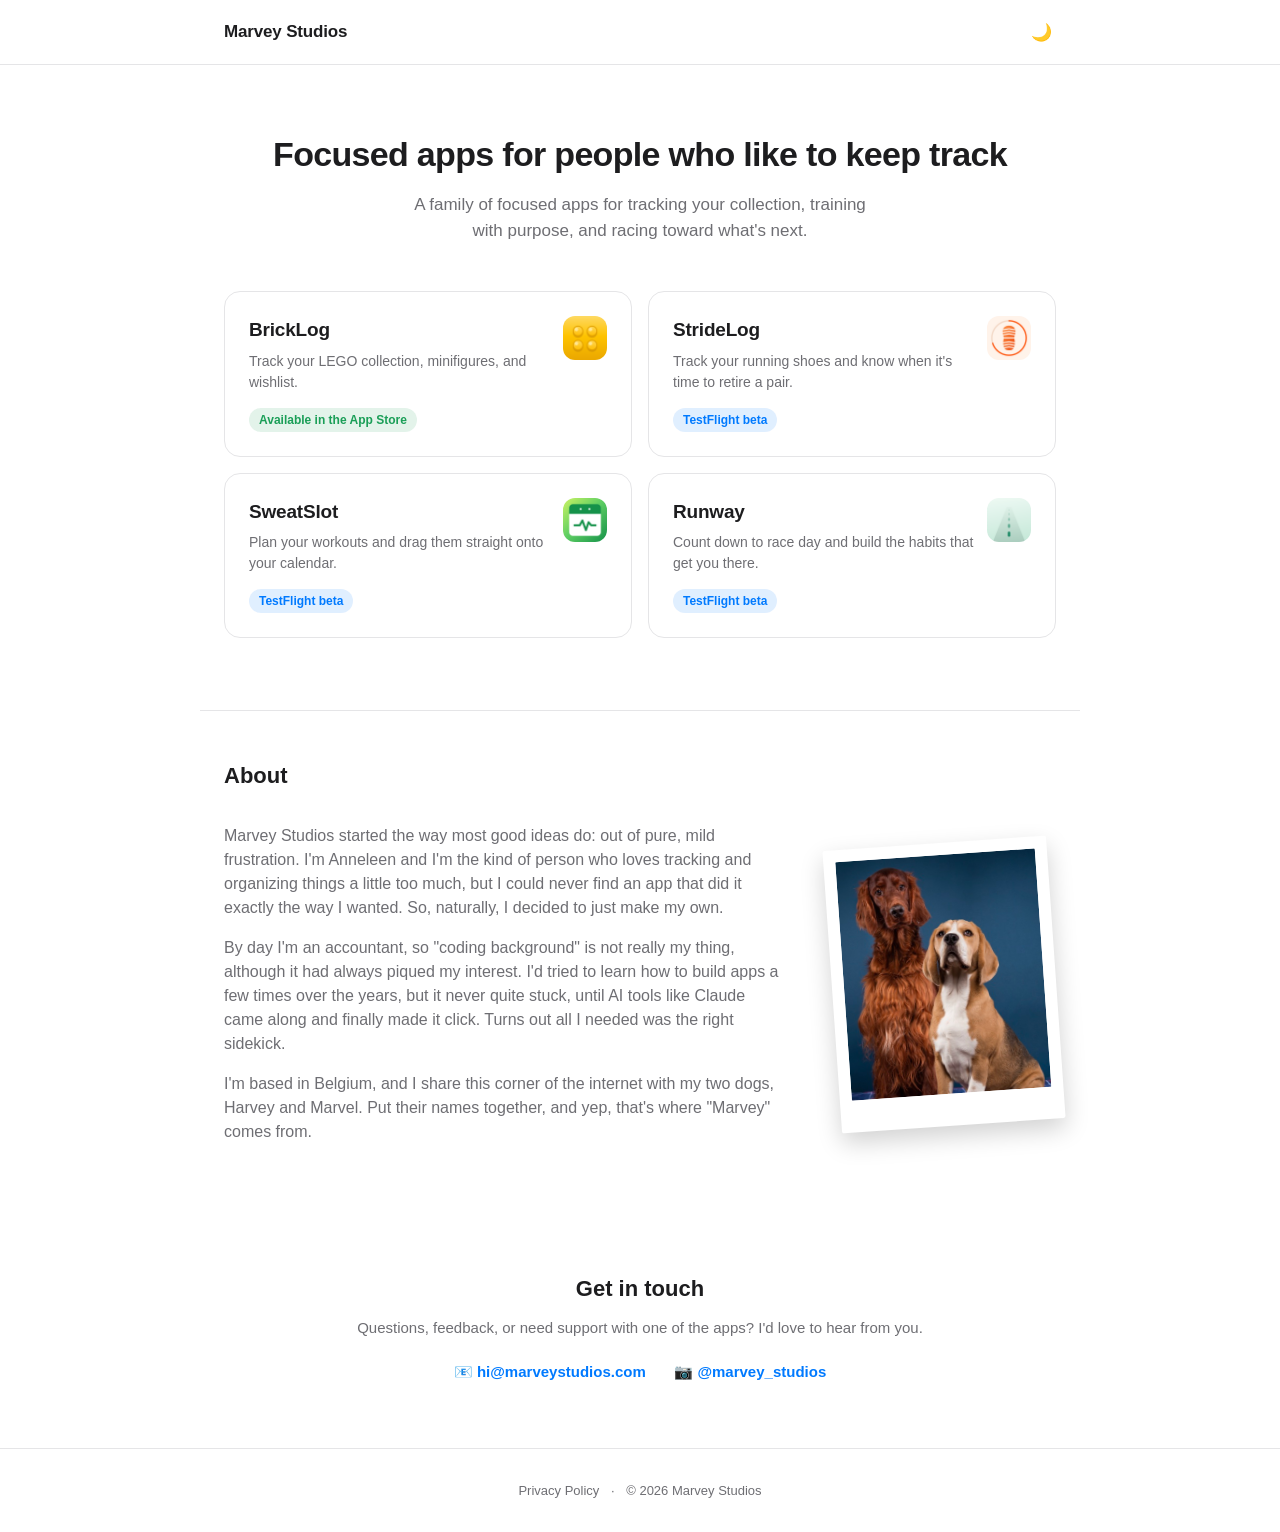
<file: index.html>
<!DOCTYPE html>
<html lang="en">
<head>
  <meta charset="UTF-8">
  <meta name="viewport" content="width=device-width, initial-scale=1.0">
  <title>Marvey Studios</title>
  <meta name="description" content="Marvey Studios builds focused iOS apps — BrickLog, StrideLog, SweatSlot, and Runway — for tracking, training, and race-day prep.">
  <link rel="icon" type="image/png" sizes="32x32" href="favicon-32.png">
  <link rel="icon" type="image/png" sizes="16x16" href="favicon-16.png">
  <link rel="apple-touch-icon" href="apple-touch-icon.png">
  <link rel="stylesheet" href="style.css">
</head>
<body>

  <header class="site">
    <div class="wrap">
      <div class="logo">Marvey Studios</div>
      <nav class="site-nav">
        <button class="theme-toggle" id="themeToggle" aria-label="Toggle dark mode">🌙</button>
      </nav>
    </div>
  </header>

  <main>
    <section class="hero">
      <div class="wrap">
        <h1>Focused apps for people who like to keep track</h1>
        <p>A family of focused apps for tracking your collection, training with purpose, and racing toward what's next.</p>
      </div>
    </section>

    <section class="wrap">
      <div class="app-grid">

        <a class="app-card" href="https://bricklog.app">
          <span class="icon"><img src="bricklog-icon.png" alt="" width="44" height="44"></span>
          <h2>BrickLog</h2>
          <p>Track your LEGO collection, minifigures, and wishlist.</p>
          <span class="status shipped">Available in the App Store</span>
        </a>

        <a class="app-card" href="stridelog/">
          <span class="icon">
            <img class="icon-light" src="stridelog/icon.png" alt="" width="44" height="44">
            <img class="icon-dark" src="stridelog/icon-dark.png" alt="" width="44" height="44">
          </span>
          <h2>StrideLog</h2>
          <p>Track your running shoes and know when it's time to retire a pair.</p>
          <span class="status beta">TestFlight beta</span>
        </a>

        <a class="app-card" href="sweatslot/">
          <span class="icon">
            <img class="icon-light" src="sweatslot/icon.png" alt="" width="44" height="44">
            <img class="icon-dark" src="sweatslot/icon-dark.png" alt="" width="44" height="44">
          </span>
          <h2>SweatSlot</h2>
          <p>Plan your workouts and drag them straight onto your calendar.</p>
          <span class="status beta">TestFlight beta</span>
        </a>

        <a class="app-card" href="runway/">
          <span class="icon">
            <img class="icon-light" src="runway/icon.png" alt="" width="44" height="44">
            <img class="icon-dark" src="runway/icon-dark.png" alt="" width="44" height="44">
          </span>
          <h2>Runway</h2>
          <p>Count down to race day and build the habits that get you there.</p>
          <span class="status beta">TestFlight beta</span>
        </a>

      </div>
    </section>

    <section class="wrap about">
      <h2>About</h2>
      <div class="about-content">
        <div class="about-text">
          <p>Marvey Studios started the way most good ideas do: out of pure, mild frustration. I'm Anneleen and I'm the kind of person who loves tracking and organizing things a little too much, but I could never find an app that did it exactly the way I wanted. So, naturally, I decided to just make my own.</p>
          <p>By day I'm an accountant, so "coding background" is not really my thing, although it had always piqued my interest. I'd tried to learn how to build apps a few times over the years, but it never quite stuck, until AI tools like Claude came along and finally made it click. Turns out all I needed was the right sidekick.</p>
          <p>I'm based in Belgium, and I share this corner of the internet with my two dogs, Harvey and Marvel. Put their names together, and yep, that's where "Marvey" comes from.</p>
        </div>
        <div class="about-photo">
          <img src="about-photo.jpg" alt="Harvey and Marvel, Anneleen's two dogs">
        </div>
      </div>
    </section>

    <section class="wrap contact" id="contact">
      <h2>Get in touch</h2>
      <p>Questions, feedback, or need support with one of the apps? I'd love to hear from you.</p>
      <a class="contact-link" href="mailto:hi@marveystudios.com">📧 hi@marveystudios.com</a>
      <a class="contact-link" href="https://www.instagram.com/marvey_studios/" target="_blank" rel="noopener">📷 @marvey_studios</a>
    </section>
  </main>

  <footer class="site">
    <div class="wrap">
      <a href="privacy.html">Privacy Policy</a>
      <span class="footer-sep">·</span>
      &copy; 2026 Marvey Studios
    </div>
  </footer>

  <script>
    const toggle = document.getElementById('themeToggle');
    const root = document.documentElement;
    const stored = localStorage.getItem('theme');
    if (stored) root.setAttribute('data-theme', stored);
    updateIcon();

    toggle.addEventListener('click', () => {
      const current = root.getAttribute('data-theme') ||
        (window.matchMedia('(prefers-color-scheme: dark)').matches ? 'dark' : 'light');
      const next = current === 'dark' ? 'light' : 'dark';
      root.setAttribute('data-theme', next);
      localStorage.setItem('theme', next);
      updateIcon();
    });

    function updateIcon() {
      const current = root.getAttribute('data-theme') ||
        (window.matchMedia('(prefers-color-scheme: dark)').matches ? 'dark' : 'light');
      toggle.textContent = current === 'dark' ? '☀️' : '🌙';
    }
  </script>

</body>
</html>
</file>
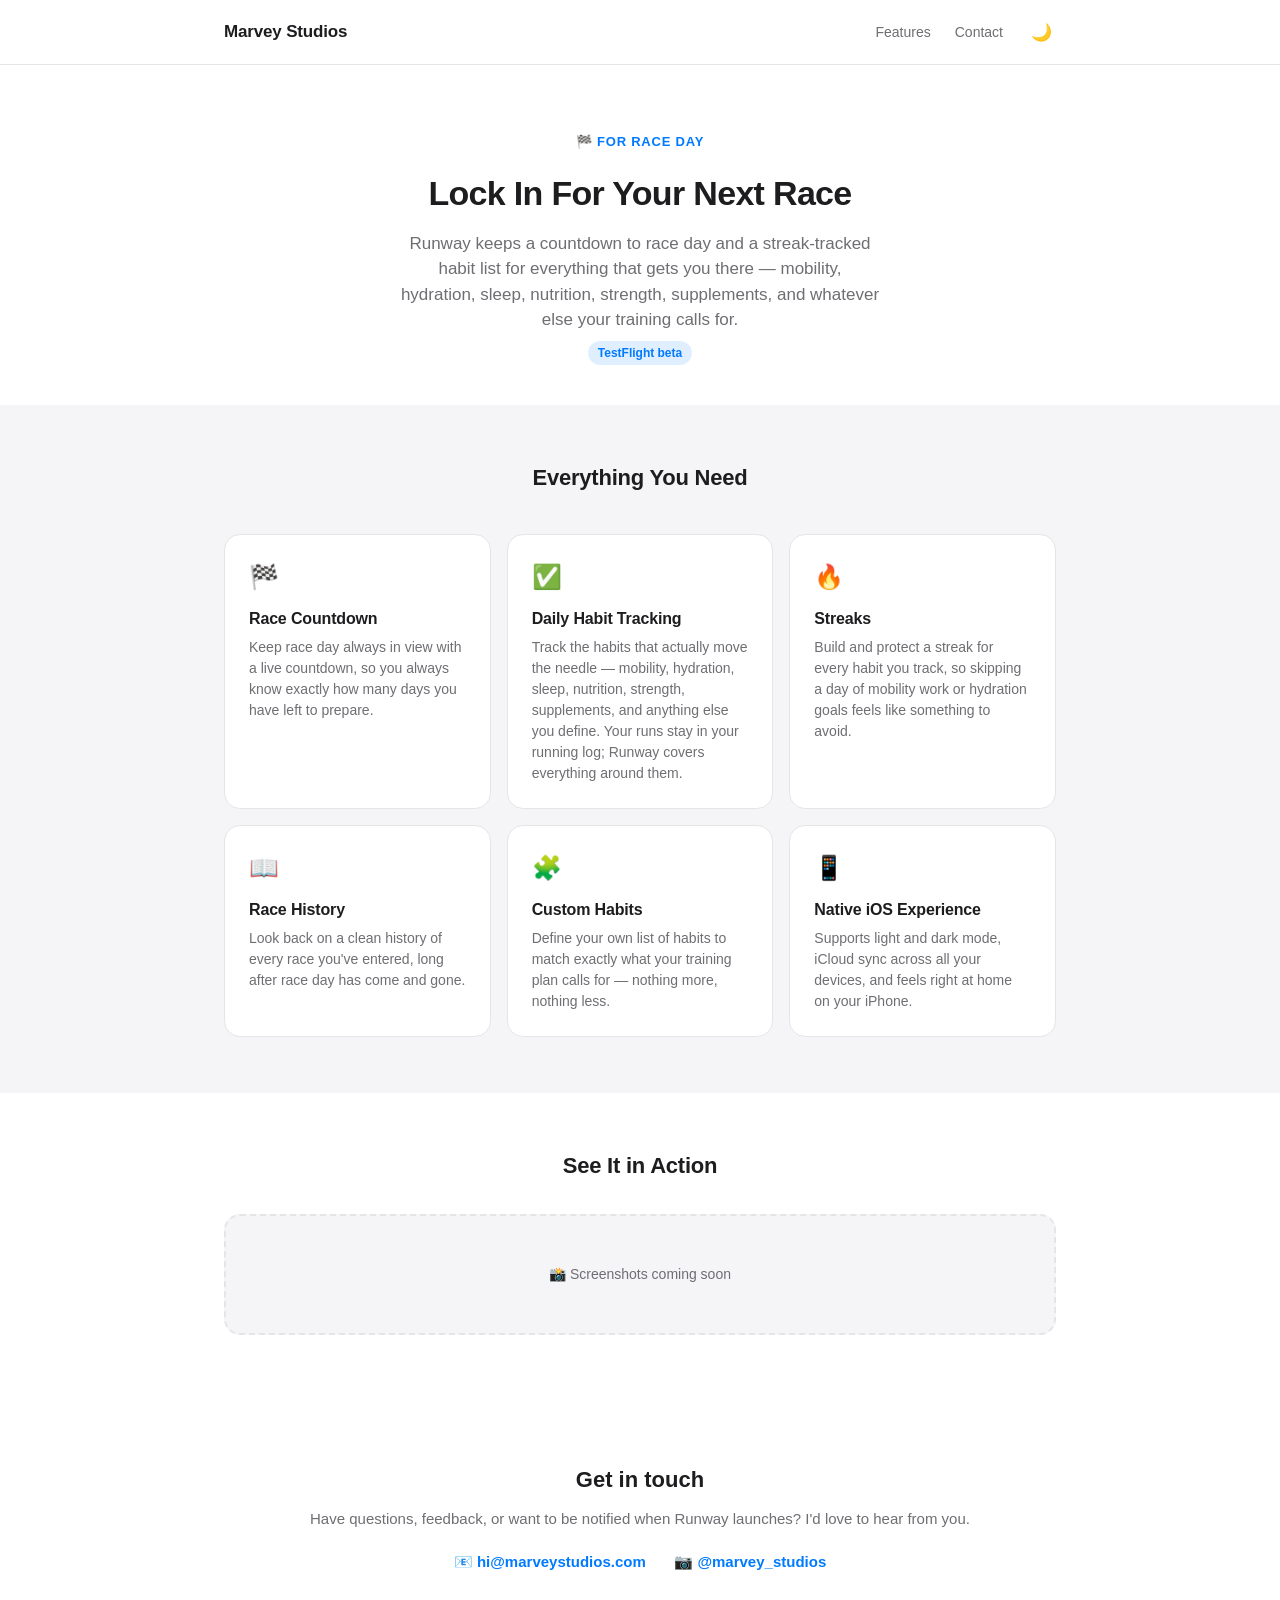
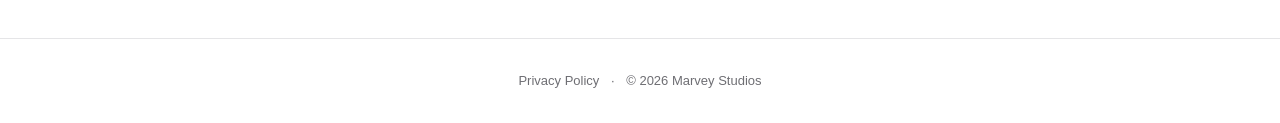
<file: runway/index.html>
<!DOCTYPE html>
<html lang="en">
<head>
  <meta charset="UTF-8">
  <meta name="viewport" content="width=device-width, initial-scale=1.0">
  <title>Runway — Marvey Studios</title>
  <meta name="description" content="Runway counts down to your next race and tracks the daily habits — mobility, hydration, sleep, nutrition, strength, supplements, and more — that get you there.">
  <link rel="icon" type="image/png" sizes="32x32" href="../favicon-32.png">
  <link rel="icon" type="image/png" sizes="16x16" href="../favicon-16.png">
  <link rel="apple-touch-icon" href="../apple-touch-icon.png">
  <link rel="stylesheet" href="../style.css">
</head>
<body>

  <header class="site">
    <div class="wrap">
      <a class="logo" href="../">Marvey Studios</a>
      <nav class="site-nav">
        <a href="#features">Features</a>
        <a href="#contact">Contact</a>
        <button class="theme-toggle" id="themeToggle" aria-label="Toggle dark mode">🌙</button>
      </nav>
    </div>
  </header>

  <main>
    <section class="hero">
      <div class="wrap">
        <span class="hero-tag">🏁 For Race Day</span>
        <h1>Lock In For Your Next Race</h1>
        <p>Runway keeps a countdown to race day and a streak-tracked habit list for everything that gets you there — mobility, hydration, sleep, nutrition, strength, supplements, and whatever else your training calls for.</p>
        <span class="status beta">TestFlight beta</span>
      </div>
    </section>

    <section class="features-bg" id="features">
      <div class="wrap">
        <h2 class="section-title">Everything You Need</h2>
        <div class="features-grid">

          <div class="feature-card">
            <span class="icon">🏁</span>
            <h3>Race Countdown</h3>
            <p>Keep race day always in view with a live countdown, so you always know exactly how many days you have left to prepare.</p>
          </div>

          <div class="feature-card">
            <span class="icon">✅</span>
            <h3>Daily Habit Tracking</h3>
            <p>Track the habits that actually move the needle — mobility, hydration, sleep, nutrition, strength, supplements, and anything else you define. Your runs stay in your running log; Runway covers everything around them.</p>
          </div>

          <div class="feature-card">
            <span class="icon">🔥</span>
            <h3>Streaks</h3>
            <p>Build and protect a streak for every habit you track, so skipping a day of mobility work or hydration goals feels like something to avoid.</p>
          </div>

          <div class="feature-card">
            <span class="icon">📖</span>
            <h3>Race History</h3>
            <p>Look back on a clean history of every race you've entered, long after race day has come and gone.</p>
          </div>

          <div class="feature-card">
            <span class="icon">🧩</span>
            <h3>Custom Habits</h3>
            <p>Define your own list of habits to match exactly what your training plan calls for — nothing more, nothing less.</p>
          </div>

          <div class="feature-card">
            <span class="icon">📱</span>
            <h3>Native iOS Experience</h3>
            <p>Supports light and dark mode, iCloud sync across all your devices, and feels right at home on your iPhone.</p>
          </div>

        </div>
      </div>
    </section>

    <section class="screenshots wrap">
      <h2 class="section-title">See It in Action</h2>
      <!-- Replace this placeholder with actual screenshot <img> tags when ready -->
      <div class="screenshots-placeholder">
        📸 Screenshots coming soon
      </div>
    </section>

    <section class="wrap contact" id="contact">
      <h2>Get in touch</h2>
      <p>Have questions, feedback, or want to be notified when Runway launches? I'd love to hear from you.</p>
      <a class="contact-link" href="mailto:hi@marveystudios.com">📧 hi@marveystudios.com</a>
      <a class="contact-link" href="https://www.instagram.com/marvey_studios/" target="_blank" rel="noopener">📷 @marvey_studios</a>
    </section>
  </main>

  <footer class="site">
    <div class="wrap">
      <a href="../privacy.html">Privacy Policy</a>
      <span class="footer-sep">·</span>
      &copy; 2026 Marvey Studios
    </div>
  </footer>

  <script>
    const toggle = document.getElementById('themeToggle');
    const root = document.documentElement;
    const stored = localStorage.getItem('theme');
    if (stored) root.setAttribute('data-theme', stored);
    updateIcon();

    toggle.addEventListener('click', () => {
      const current = root.getAttribute('data-theme') ||
        (window.matchMedia('(prefers-color-scheme: dark)').matches ? 'dark' : 'light');
      const next = current === 'dark' ? 'light' : 'dark';
      root.setAttribute('data-theme', next);
      localStorage.setItem('theme', next);
      updateIcon();
    });

    function updateIcon() {
      const current = root.getAttribute('data-theme') ||
        (window.matchMedia('(prefers-color-scheme: dark)').matches ? 'dark' : 'light');
      toggle.textContent = current === 'dark' ? '☀️' : '🌙';
    }
  </script>

</body>
</html>
</file>
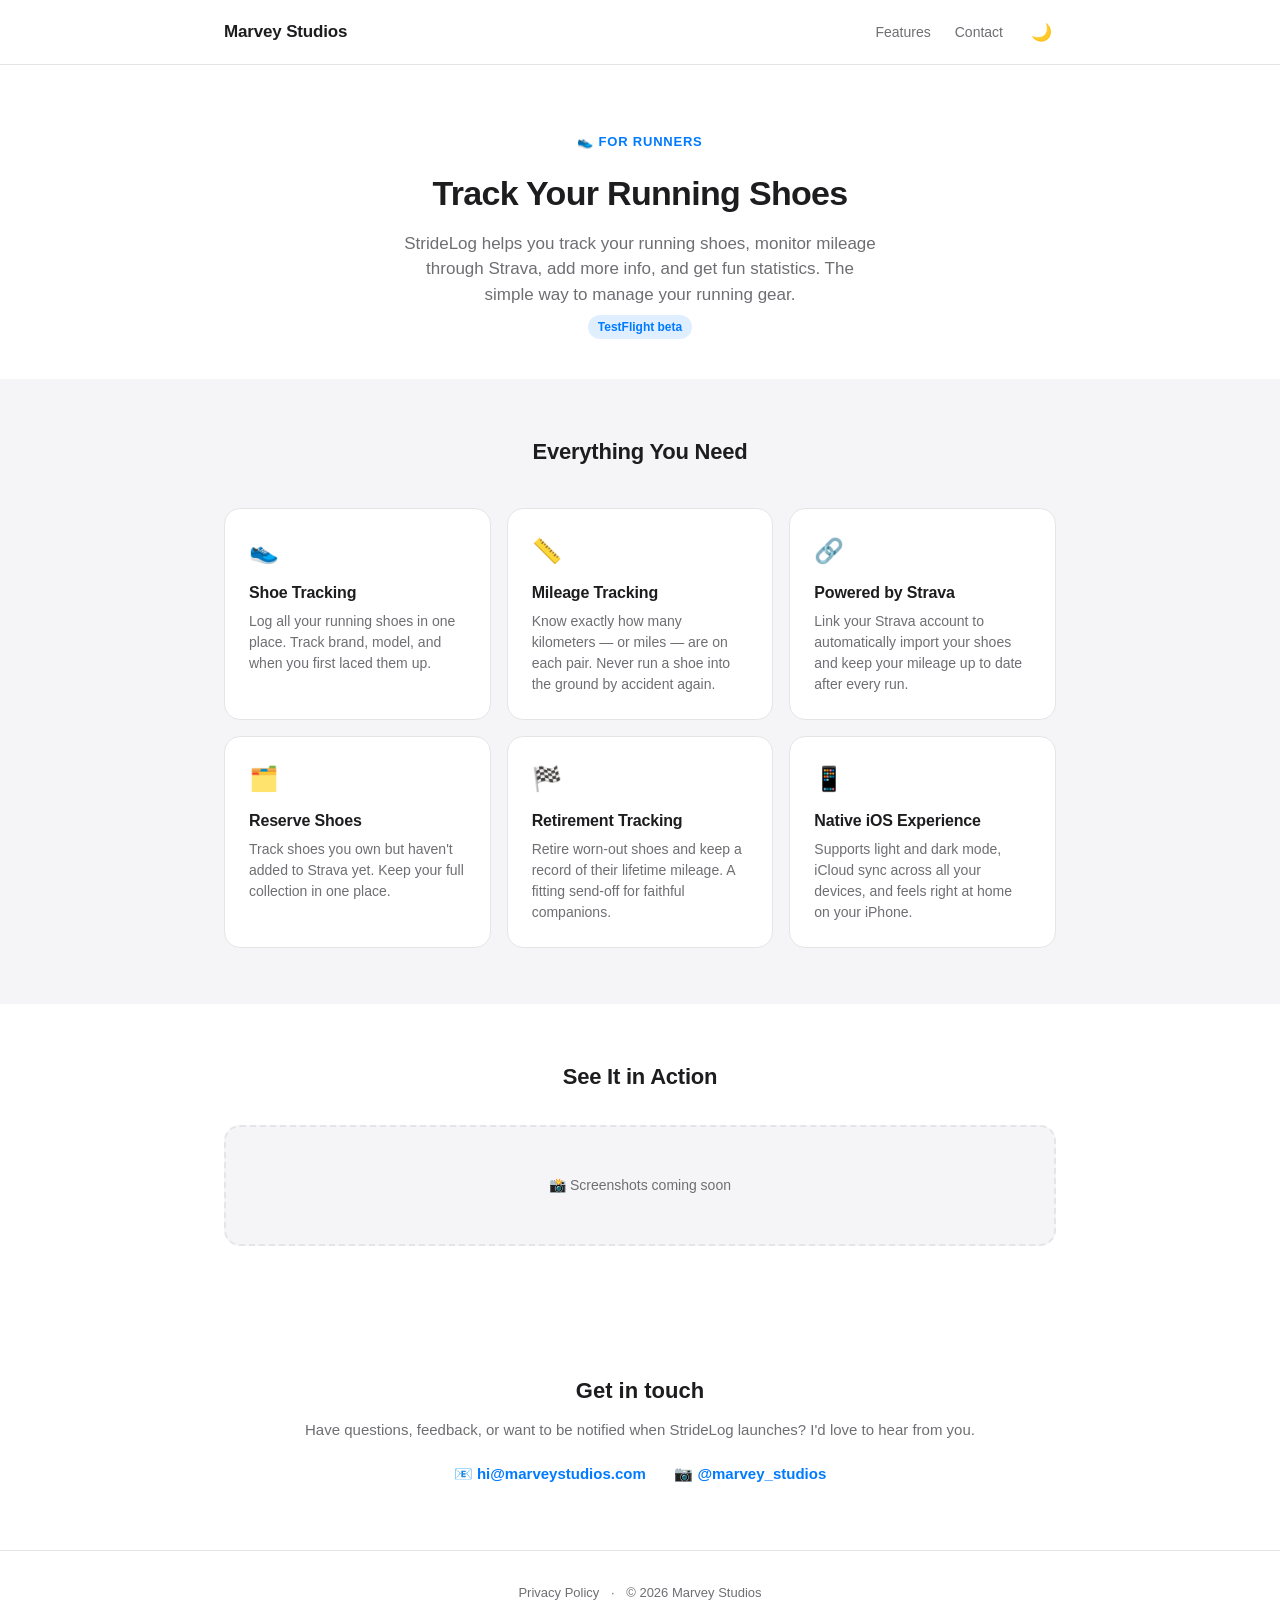
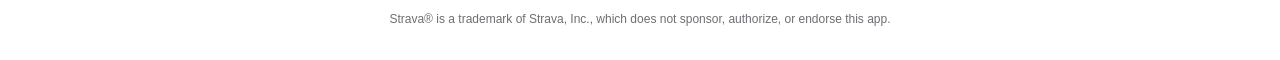
<file: stridelog/index.html>
<!DOCTYPE html>
<html lang="en">
<head>
  <meta charset="UTF-8">
  <meta name="viewport" content="width=device-width, initial-scale=1.0">
  <title>StrideLog — Marvey Studios</title>
  <meta name="description" content="StrideLog helps you track your running shoes, monitor mileage, and sync with Strava. The simple way to manage your running gear.">
  <link rel="icon" type="image/png" sizes="32x32" href="../favicon-32.png">
  <link rel="icon" type="image/png" sizes="16x16" href="../favicon-16.png">
  <link rel="apple-touch-icon" href="../apple-touch-icon.png">
  <link rel="stylesheet" href="../style.css">
</head>
<body>

  <header class="site">
    <div class="wrap">
      <a class="logo" href="../">Marvey Studios</a>
      <nav class="site-nav">
        <a href="#features">Features</a>
        <a href="#contact">Contact</a>
        <button class="theme-toggle" id="themeToggle" aria-label="Toggle dark mode">🌙</button>
      </nav>
    </div>
  </header>

  <main>
    <section class="hero">
      <div class="wrap">
        <span class="hero-tag">👟 For Runners</span>
        <h1>Track Your Running Shoes</h1>
        <p>StrideLog helps you track your running shoes, monitor mileage through Strava, add more info, and get fun statistics. The simple way to manage your running gear.</p>
        <span class="status beta">TestFlight beta</span>
      </div>
    </section>

    <section class="features-bg" id="features">
      <div class="wrap">
        <h2 class="section-title">Everything You Need</h2>
        <div class="features-grid">

          <div class="feature-card">
            <span class="icon">👟</span>
            <h3>Shoe Tracking</h3>
            <p>Log all your running shoes in one place. Track brand, model, and when you first laced them up.</p>
          </div>

          <div class="feature-card">
            <span class="icon">📏</span>
            <h3>Mileage Tracking</h3>
            <p>Know exactly how many kilometers — or miles — are on each pair. Never run a shoe into the ground by accident again.</p>
          </div>

          <div class="feature-card">
            <span class="icon">🔗</span>
            <h3>Powered by Strava</h3>
            <p>Link your Strava account to automatically import your shoes and keep your mileage up to date after every run.</p>
          </div>

          <div class="feature-card">
            <span class="icon">🗂️</span>
            <h3>Reserve Shoes</h3>
            <p>Track shoes you own but haven't added to Strava yet. Keep your full collection in one place.</p>
          </div>

          <div class="feature-card">
            <span class="icon">🏁</span>
            <h3>Retirement Tracking</h3>
            <p>Retire worn-out shoes and keep a record of their lifetime mileage. A fitting send-off for faithful companions.</p>
          </div>

          <div class="feature-card">
            <span class="icon">📱</span>
            <h3>Native iOS Experience</h3>
            <p>Supports light and dark mode, iCloud sync across all your devices, and feels right at home on your iPhone.</p>
          </div>

        </div>
      </div>
    </section>

    <section class="screenshots wrap">
      <h2 class="section-title">See It in Action</h2>
      <!-- Replace this placeholder with actual screenshot <img> tags when ready -->
      <div class="screenshots-placeholder">
        📸 Screenshots coming soon
      </div>
    </section>

    <section class="wrap contact" id="contact">
      <h2>Get in touch</h2>
      <p>Have questions, feedback, or want to be notified when StrideLog launches? I'd love to hear from you.</p>
      <a class="contact-link" href="mailto:hi@marveystudios.com">📧 hi@marveystudios.com</a>
      <a class="contact-link" href="https://www.instagram.com/marvey_studios/" target="_blank" rel="noopener">📷 @marvey_studios</a>
    </section>
  </main>

  <footer class="site">
    <div class="wrap">
      <a href="../privacy.html">Privacy Policy</a>
      <span class="footer-sep">·</span>
      &copy; 2026 Marvey Studios
      <span class="footer-note">Strava® is a trademark of Strava, Inc., which does not sponsor, authorize, or endorse this app.</span>
    </div>
  </footer>

  <script>
    const toggle = document.getElementById('themeToggle');
    const root = document.documentElement;
    const stored = localStorage.getItem('theme');
    if (stored) root.setAttribute('data-theme', stored);
    updateIcon();

    toggle.addEventListener('click', () => {
      const current = root.getAttribute('data-theme') ||
        (window.matchMedia('(prefers-color-scheme: dark)').matches ? 'dark' : 'light');
      const next = current === 'dark' ? 'light' : 'dark';
      root.setAttribute('data-theme', next);
      localStorage.setItem('theme', next);
      updateIcon();
    });

    function updateIcon() {
      const current = root.getAttribute('data-theme') ||
        (window.matchMedia('(prefers-color-scheme: dark)').matches ? 'dark' : 'light');
      toggle.textContent = current === 'dark' ? '☀️' : '🌙';
    }
  </script>

</body>
</html>
</file>
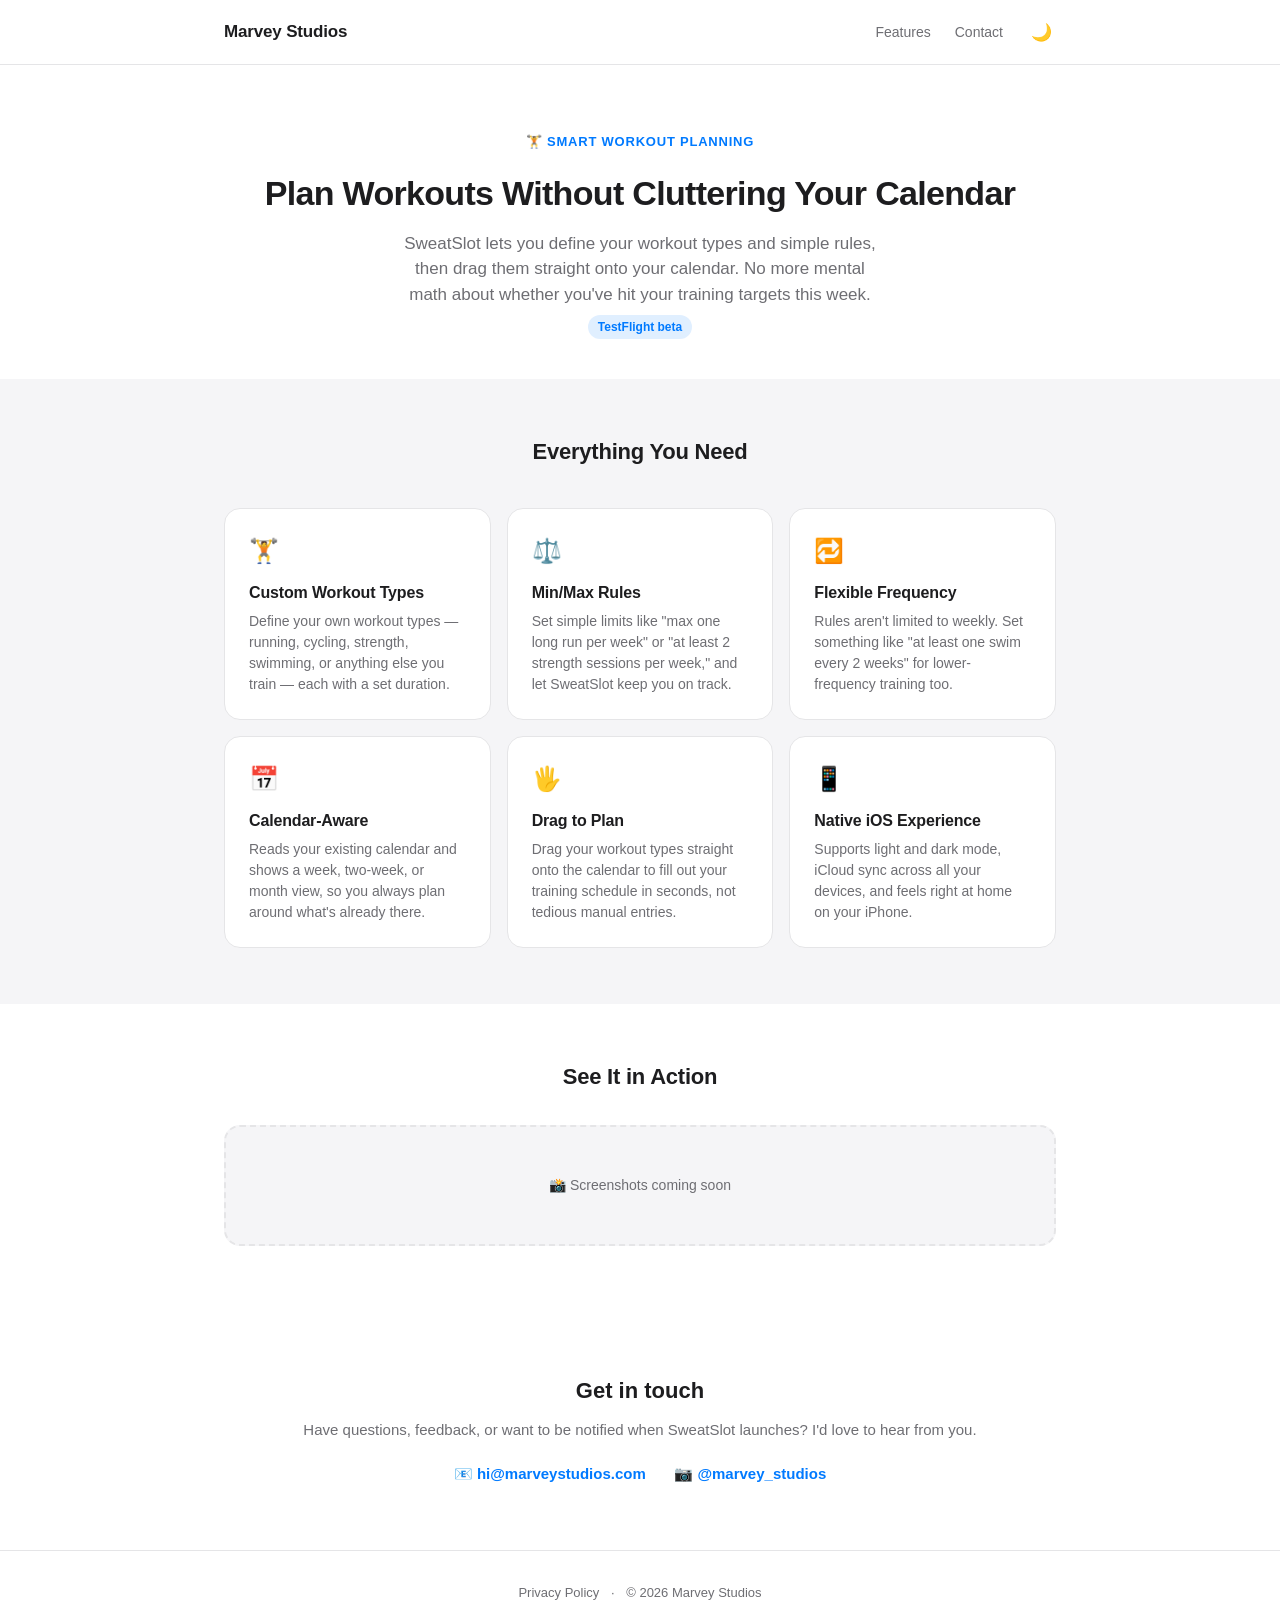
<file: sweatslot/index.html>
<!DOCTYPE html>
<html lang="en">
<head>
  <meta charset="UTF-8">
  <meta name="viewport" content="width=device-width, initial-scale=1.0">
  <title>SweatSlot — Marvey Studios</title>
  <meta name="description" content="SweatSlot lets you plan workouts without cluttering your calendar app — define workout types and simple rules, then drag them straight onto a week, two-week, or month view.">
  <link rel="icon" type="image/png" sizes="32x32" href="../favicon-32.png">
  <link rel="icon" type="image/png" sizes="16x16" href="../favicon-16.png">
  <link rel="apple-touch-icon" href="../apple-touch-icon.png">
  <link rel="stylesheet" href="../style.css">
</head>
<body>

  <header class="site">
    <div class="wrap">
      <a class="logo" href="../">Marvey Studios</a>
      <nav class="site-nav">
        <a href="#features">Features</a>
        <a href="#contact">Contact</a>
        <button class="theme-toggle" id="themeToggle" aria-label="Toggle dark mode">🌙</button>
      </nav>
    </div>
  </header>

  <main>
    <section class="hero">
      <div class="wrap">
        <span class="hero-tag">🏋️ Smart Workout Planning</span>
        <h1>Plan Workouts Without Cluttering Your Calendar</h1>
        <p>SweatSlot lets you define your workout types and simple rules, then drag them straight onto your calendar. No more mental math about whether you've hit your training targets this week.</p>
        <span class="status beta">TestFlight beta</span>
      </div>
    </section>

    <section class="features-bg" id="features">
      <div class="wrap">
        <h2 class="section-title">Everything You Need</h2>
        <div class="features-grid">

          <div class="feature-card">
            <span class="icon">🏋️</span>
            <h3>Custom Workout Types</h3>
            <p>Define your own workout types — running, cycling, strength, swimming, or anything else you train — each with a set duration.</p>
          </div>

          <div class="feature-card">
            <span class="icon">⚖️</span>
            <h3>Min/Max Rules</h3>
            <p>Set simple limits like "max one long run per week" or "at least 2 strength sessions per week," and let SweatSlot keep you on track.</p>
          </div>

          <div class="feature-card">
            <span class="icon">🔁</span>
            <h3>Flexible Frequency</h3>
            <p>Rules aren't limited to weekly. Set something like "at least one swim every 2 weeks" for lower-frequency training too.</p>
          </div>

          <div class="feature-card">
            <span class="icon">📅</span>
            <h3>Calendar-Aware</h3>
            <p>Reads your existing calendar and shows a week, two-week, or month view, so you always plan around what's already there.</p>
          </div>

          <div class="feature-card">
            <span class="icon">🖐️</span>
            <h3>Drag to Plan</h3>
            <p>Drag your workout types straight onto the calendar to fill out your training schedule in seconds, not tedious manual entries.</p>
          </div>

          <div class="feature-card">
            <span class="icon">📱</span>
            <h3>Native iOS Experience</h3>
            <p>Supports light and dark mode, iCloud sync across all your devices, and feels right at home on your iPhone.</p>
          </div>

        </div>
      </div>
    </section>

    <section class="screenshots wrap">
      <h2 class="section-title">See It in Action</h2>
      <!-- Replace this placeholder with actual screenshot <img> tags when ready -->
      <div class="screenshots-placeholder">
        📸 Screenshots coming soon
      </div>
    </section>

    <section class="wrap contact" id="contact">
      <h2>Get in touch</h2>
      <p>Have questions, feedback, or want to be notified when SweatSlot launches? I'd love to hear from you.</p>
      <a class="contact-link" href="mailto:hi@marveystudios.com">📧 hi@marveystudios.com</a>
      <a class="contact-link" href="https://www.instagram.com/marvey_studios/" target="_blank" rel="noopener">📷 @marvey_studios</a>
    </section>
  </main>

  <footer class="site">
    <div class="wrap">
      <a href="../privacy.html">Privacy Policy</a>
      <span class="footer-sep">·</span>
      &copy; 2026 Marvey Studios
    </div>
  </footer>

  <script>
    const toggle = document.getElementById('themeToggle');
    const root = document.documentElement;
    const stored = localStorage.getItem('theme');
    if (stored) root.setAttribute('data-theme', stored);
    updateIcon();

    toggle.addEventListener('click', () => {
      const current = root.getAttribute('data-theme') ||
        (window.matchMedia('(prefers-color-scheme: dark)').matches ? 'dark' : 'light');
      const next = current === 'dark' ? 'light' : 'dark';
      root.setAttribute('data-theme', next);
      localStorage.setItem('theme', next);
      updateIcon();
    });

    function updateIcon() {
      const current = root.getAttribute('data-theme') ||
        (window.matchMedia('(prefers-color-scheme: dark)').matches ? 'dark' : 'light');
      toggle.textContent = current === 'dark' ? '☀️' : '🌙';
    }
  </script>

</body>
</html>
</file>
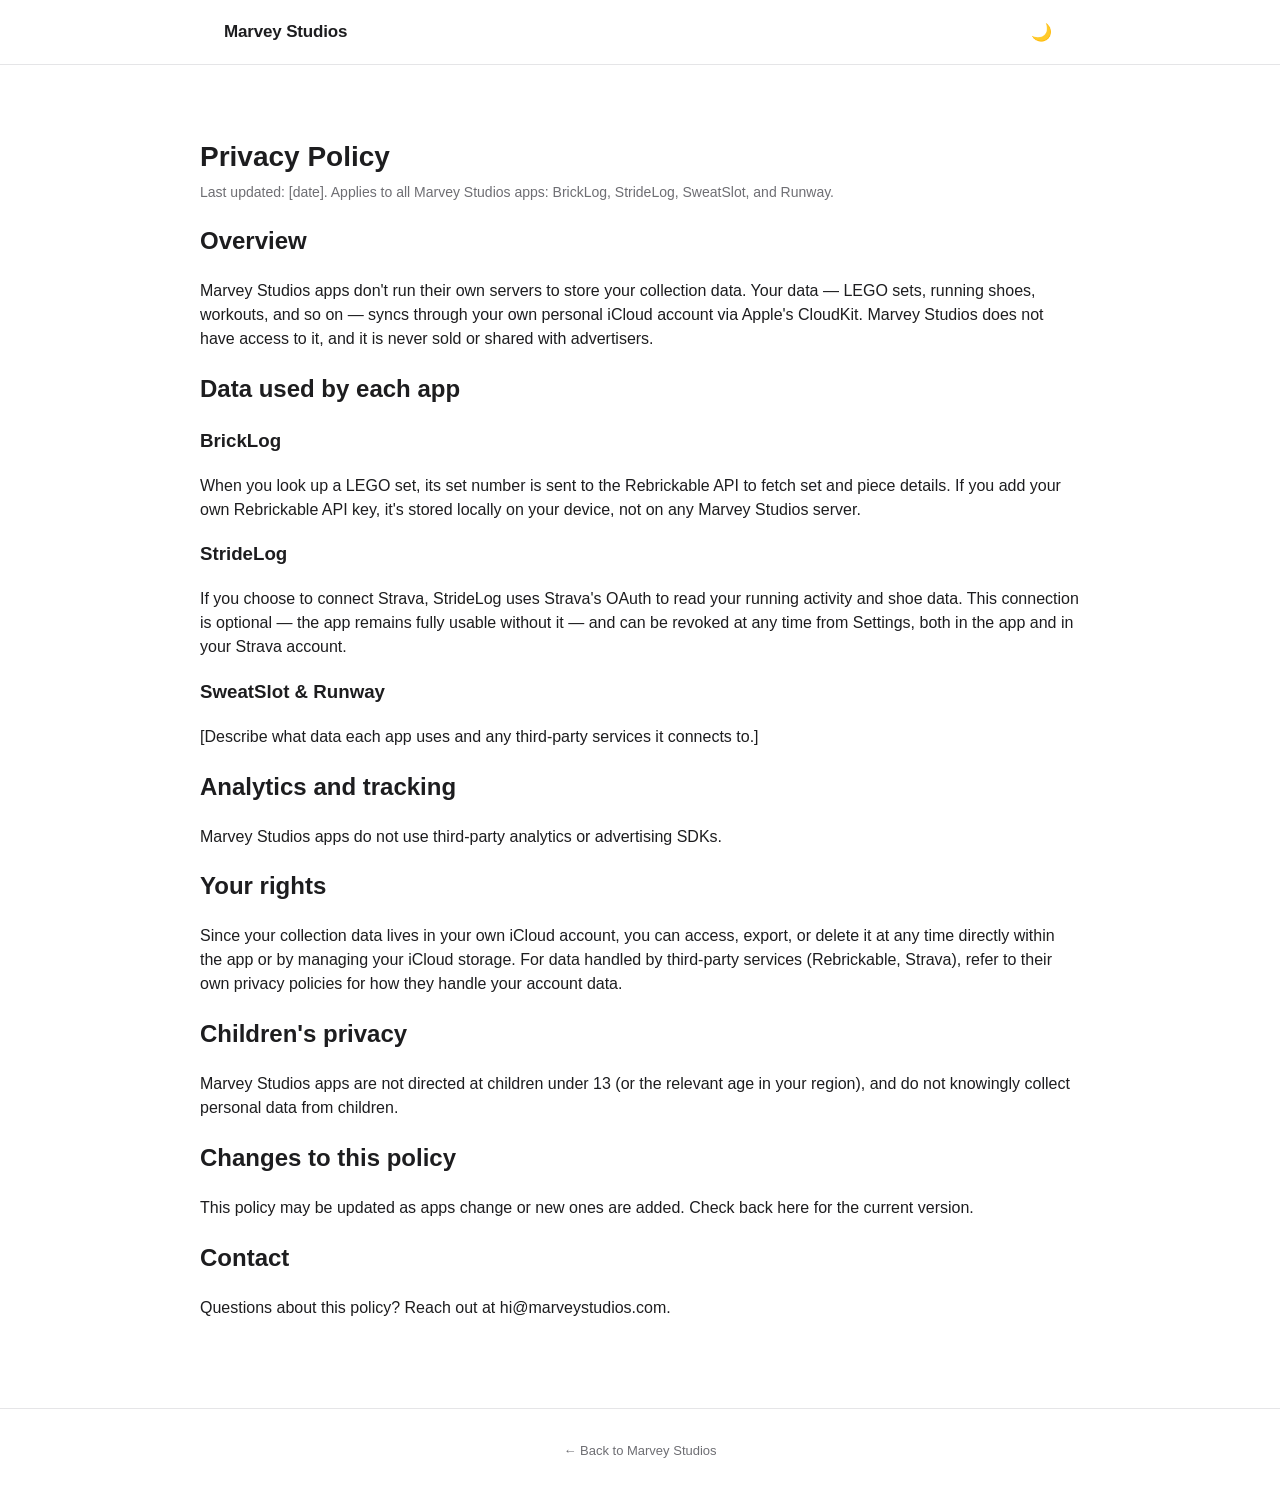
<file: privacy.html>
<!DOCTYPE html>
<html lang="en">
<head>
  <meta charset="UTF-8">
  <meta name="viewport" content="width=device-width, initial-scale=1.0">
  <title>Privacy Policy — Marvey Studios</title>
  <link rel="icon" type="image/png" sizes="32x32" href="favicon-32.png">
  <link rel="icon" type="image/png" sizes="16x16" href="favicon-16.png">
  <link rel="apple-touch-icon" href="apple-touch-icon.png">
  <link rel="stylesheet" href="style.css">
</head>
<body>

  <header class="site">
    <div class="wrap">
      <a class="logo" href="./">Marvey Studios</a>
      <nav class="site-nav">
        <button class="theme-toggle" id="themeToggle" aria-label="Toggle dark mode">🌙</button>
      </nav>
    </div>
  </header>

  <main>
    <section class="wrap" style="padding: 48px 0 72px;">
      <h1 style="font-size:28px; margin-bottom:4px;">Privacy Policy</h1>
      <p style="color:var(--text-secondary); font-size:14px; margin-top:0;">
        Last updated: <!-- set the date you actually publish this -->[date]. Applies to all Marvey Studios apps:
        BrickLog, StrideLog, SweatSlot, and Runway.
      </p>

      <!--
        DRAFT — NOT LEGAL ADVICE.
        This is a starting point covering what's known about each app's data
        practices today. Review before publishing, especially once SweatSlot
        and Runway's actual data handling is finalized. Because you're
        distributing from Belgium, this should also hold up under GDPR, not
        just Apple's App Store requirements — worth a proper legal review,
        particularly once StrideLog (third-party OAuth data) ships.
      -->

      <h2>Overview</h2>
      <p>Marvey Studios apps don't run their own servers to store your collection data.
      Your data — LEGO sets, running shoes, workouts, and so on — syncs through
      your own personal iCloud account via Apple's CloudKit. Marvey Studios does
      not have access to it, and it is never sold or shared with advertisers.</p>

      <h2>Data used by each app</h2>

      <h3>BrickLog</h3>
      <p>When you look up a LEGO set, its set number is sent to the
      <a href="https://rebrickable.com">Rebrickable</a> API to fetch set and piece
      details. If you add your own Rebrickable API key, it's stored locally on
      your device, not on any Marvey Studios server.</p>

      <h3>StrideLog</h3>
      <p>If you choose to connect Strava, StrideLog uses Strava's OAuth to read
      your running activity and shoe data. This connection is optional — the
      app remains fully usable without it — and can be revoked at any time from
      Settings, both in the app and in your Strava account.</p>

      <h3>SweatSlot &amp; Runway</h3>
      <p><!-- Placeholder — fill in once these apps' actual data handling is finalized -->
      [Describe what data each app uses and any third-party services it connects to.]</p>

      <h2>Analytics and tracking</h2>
      <p><!-- Confirm this is accurate before publishing -->
      Marvey Studios apps do not use third-party analytics or advertising SDKs.</p>

      <h2>Your rights</h2>
      <p>Since your collection data lives in your own iCloud account, you can
      access, export, or delete it at any time directly within the app or by
      managing your iCloud storage. For data handled by third-party services
      (Rebrickable, Strava), refer to their own privacy policies for how they
      handle your account data.</p>

      <h2>Children's privacy</h2>
      <p>Marvey Studios apps are not directed at children under 13 (or the
      relevant age in your region), and do not knowingly collect personal data
      from children.</p>

      <h2>Changes to this policy</h2>
      <p>This policy may be updated as apps change or new ones are added. Check
      back here for the current version.</p>

      <h2>Contact</h2>
      <p>Questions about this policy? Reach out at
      <a href="mailto:hi@marveystudios.com">hi@marveystudios.com</a>.</p>
    </section>
  </main>

  <footer class="site">
    <div class="wrap">
      <a href="./">← Back to Marvey Studios</a>
    </div>
  </footer>

  <script>
    const toggle = document.getElementById('themeToggle');
    const root = document.documentElement;
    const stored = localStorage.getItem('theme');
    if (stored) root.setAttribute('data-theme', stored);
    updateIcon();

    toggle.addEventListener('click', () => {
      const current = root.getAttribute('data-theme') ||
        (window.matchMedia('(prefers-color-scheme: dark)').matches ? 'dark' : 'light');
      const next = current === 'dark' ? 'light' : 'dark';
      root.setAttribute('data-theme', next);
      localStorage.setItem('theme', next);
      updateIcon();
    });

    function updateIcon() {
      const current = root.getAttribute('data-theme') ||
        (window.matchMedia('(prefers-color-scheme: dark)').matches ? 'dark' : 'light');
      toggle.textContent = current === 'dark' ? '☀️' : '🌙';
    }
  </script>

</body>
</html>
</file>
<file: style.css>
/* ==========================================================================
   Marvey Studios — shared site styles
   Approximates BrickLog's current look: clean, native-feeling, light/dark.
   Swap the variables below once you can compare against the real bricklog.app
   CSS side by side — everything else derives from these.
   ========================================================================== */

:root {
  --accent: #007aff;
  --accent-dark: #0a84ff;

  --bg: #ffffff;
  --bg-subtle: #f5f5f7;
  --card-bg: #ffffff;
  --text: #1d1d1f;
  --text-secondary: #6e6e73;
  --border: #e5e5e7;
}

[data-theme="dark"] {
  --bg: #000000;
  --bg-subtle: #1c1c1e;
  --card-bg: #1c1c1e;
  --text: #f5f5f7;
  --text-secondary: #98989d;
  --border: #2c2c2e;
}

@media (prefers-color-scheme: dark) {
  :root:not([data-theme="light"]) {
    --bg: #000000;
    --bg-subtle: #1c1c1e;
    --card-bg: #1c1c1e;
    --text: #f5f5f7;
    --text-secondary: #98989d;
    --border: #2c2c2e;
  }
}

* {
  box-sizing: border-box;
}

body {
  margin: 0;
  background: var(--bg);
  color: var(--text);
  font-family: -apple-system, BlinkMacSystemFont, "SF Pro Text", "Segoe UI", Roboto, sans-serif;
  line-height: 1.5;
  transition: background 0.2s ease, color 0.2s ease;
}

a {
  color: inherit;
  text-decoration: none;
}

.wrap {
  max-width: 880px;
  margin: 0 auto;
  padding: 0 24px;
}

/* Header */
header.site {
  border-bottom: 1px solid var(--border);
}

header.site .wrap {
  display: flex;
  align-items: center;
  justify-content: space-between;
  height: 64px;
}

.logo {
  font-size: 17px;
  font-weight: 600;
  letter-spacing: -0.01em;
}

nav.site-nav {
  display: flex;
  align-items: center;
  gap: 24px;
  font-size: 14px;
  color: var(--text-secondary);
}

.theme-toggle {
  background: none;
  border: none;
  font-size: 17px;
  cursor: pointer;
  color: var(--text);
  padding: 4px;
  line-height: 1;
}

/* Hero */
.hero {
  padding: 64px 0 40px;
  text-align: center;
}

.hero h1 {
  font-size: 34px;
  font-weight: 700;
  letter-spacing: -0.02em;
  margin: 0 0 12px;
}

.hero p {
  font-size: 17px;
  color: var(--text-secondary);
  max-width: 480px;
  margin: 0 auto;
}

/* App grid */
.app-grid {
  display: grid;
  grid-template-columns: 1fr 1fr;
  gap: 16px;
  padding: 8px 0 72px;
}

@media (max-width: 620px) {
  .app-grid {
    grid-template-columns: 1fr;
  }
}

.app-card {
  position: relative;
  display: block;
  background: var(--card-bg);
  border: 1px solid var(--border);
  border-radius: 16px;
  padding: 24px;
  transition: border-color 0.15s ease, transform 0.15s ease;
}

.app-card:hover {
  border-color: var(--accent);
  transform: translateY(-2px);
}

.app-card .icon {
  position: absolute;
  top: 24px;
  right: 24px;
  font-size: 28px;
  display: block;
}

.app-card .icon img {
  width: 44px;
  height: 44px;
  border-radius: 12px;
  display: block;
}

.app-card .icon .icon-dark {
  display: none;
}

[data-theme="dark"] .app-card .icon .icon-light {
  display: none;
}

[data-theme="dark"] .app-card .icon .icon-dark {
  display: block;
}

@media (prefers-color-scheme: dark) {
  :root:not([data-theme="light"]) .app-card .icon .icon-light {
    display: none;
  }

  :root:not([data-theme="light"]) .app-card .icon .icon-dark {
    display: block;
  }
}

.app-card h2 {
  font-size: 19px;
  font-weight: 600;
  margin: 0 0 6px;
  letter-spacing: -0.01em;
}

.app-card p {
  font-size: 14px;
  color: var(--text-secondary);
  margin: 0 0 14px;
  padding-right: 56px;
}

.status {
  display: inline-block;
  font-size: 12px;
  font-weight: 600;
  padding: 3px 10px;
  border-radius: 100px;
  background: var(--bg-subtle);
  color: var(--text-secondary);
}

.status.shipped {
  color: #1a9e57;
  background: rgba(26, 158, 87, 0.12);
}

.status.beta {
  color: var(--accent);
  background: rgba(0, 122, 255, 0.12);
}

/* Placeholder app pages */
.placeholder {
  padding: 80px 0;
  text-align: center;
}

.placeholder .icon {
  font-size: 40px;
  display: block;
  margin-bottom: 16px;
}

.placeholder h1 {
  font-size: 28px;
  margin: 0 0 12px;
}

.placeholder p {
  color: var(--text-secondary);
  font-size: 16px;
  max-width: 420px;
  margin: 0 auto 28px;
}

.back-link {
  font-size: 14px;
  color: var(--accent);
  font-weight: 600;
}

/* About */
.about {
  padding-top: 8px;
  padding-bottom: 56px;
  border-top: 1px solid var(--border);
}

.about h2 {
  font-size: 22px;
  font-weight: 600;
  margin: 40px 0 16px;
}

.about p {
  font-size: 16px;
  color: var(--text-secondary);
  max-width: 560px;
}

.about-content {
  display: flex;
  align-items: center;
  gap: 40px;
}

.about-text {
  flex: 1;
  min-width: 0;
}

.about-photo {
  flex-shrink: 0;
  background: #fff;
  padding: 12px 12px 32px;
  border-radius: 2px;
  box-shadow: 0 10px 24px rgba(0, 0, 0, 0.18);
  transform: rotate(-4deg);
}

.about-photo img {
  display: block;
  width: 200px;
  height: auto;
  border-radius: 1px;
}

@media (max-width: 700px) {
  .about-content {
    flex-direction: column;
  }

  .about-photo {
    align-self: center;
  }
}

/* Contact */
.contact {
  padding-top: 56px;
  padding-bottom: 64px;
  text-align: center;
}

.contact h2 {
  font-size: 22px;
  font-weight: 600;
  margin: 0 0 12px;
}

.contact p {
  font-size: 15px;
  color: var(--text-secondary);
  margin: 0 0 20px;
}

.contact-link {
  display: inline-block;
  font-size: 15px;
  font-weight: 600;
  color: var(--accent);
  margin: 0 12px;
}

/* Footer */
footer.site {
  border-top: 1px solid var(--border);
  padding: 32px 0;
  font-size: 13px;
  color: var(--text-secondary);
  text-align: center;
}

footer.site a {
  color: var(--text-secondary);
}

footer.site a:hover {
  color: var(--accent);
}

.footer-sep {
  margin: 0 8px;
}

.footer-note {
  display: block;
  margin-top: 8px;
  font-size: 12px;
}

/* App sub-page components (StrideLog, SweatSlot, Runway) */
html {
  scroll-behavior: smooth;
}

.site-nav a:hover {
  color: var(--accent);
}

.hero-tag {
  display: inline-block;
  font-size: 13px;
  font-weight: 600;
  text-transform: uppercase;
  letter-spacing: 0.06em;
  color: var(--accent);
  margin-bottom: 16px;
}

.hero .status {
  margin-top: 8px;
}

.section-title {
  font-size: 22px;
  font-weight: 600;
  letter-spacing: -0.01em;
  text-align: center;
  margin: 0 0 32px;
}

.features-bg {
  background: var(--bg-subtle);
  padding-top: 56px;
}

.features-grid {
  display: grid;
  grid-template-columns: repeat(auto-fit, minmax(240px, 1fr));
  gap: 16px;
  padding: 8px 0 56px;
}

.feature-card {
  background: var(--card-bg);
  border: 1px solid var(--border);
  border-radius: 16px;
  padding: 24px;
}

.feature-card .icon {
  font-size: 24px;
  margin-bottom: 12px;
  display: block;
}

.feature-card h3 {
  font-size: 16px;
  font-weight: 600;
  margin: 0 0 6px;
  letter-spacing: -0.01em;
}

.feature-card p {
  font-size: 14px;
  color: var(--text-secondary);
  margin: 0;
}

.screenshots {
  padding-top: 56px;
  padding-bottom: 72px;
}

.screenshots-scroll {
  display: flex;
  gap: 16px;
  overflow-x: auto;
  padding-bottom: 12px;
  scroll-snap-type: x mandatory;
  -webkit-overflow-scrolling: touch;
}

.screenshots-scroll img {
  height: 440px;
  width: auto;
  border-radius: 16px;
  scroll-snap-align: start;
  flex-shrink: 0;
}

.screenshots-placeholder {
  width: 100%;
  padding: 48px 24px;
  text-align: center;
  color: var(--text-secondary);
  background: var(--bg-subtle);
  border-radius: 16px;
  border: 2px dashed var(--border);
  font-size: 14px;
}
</file>
